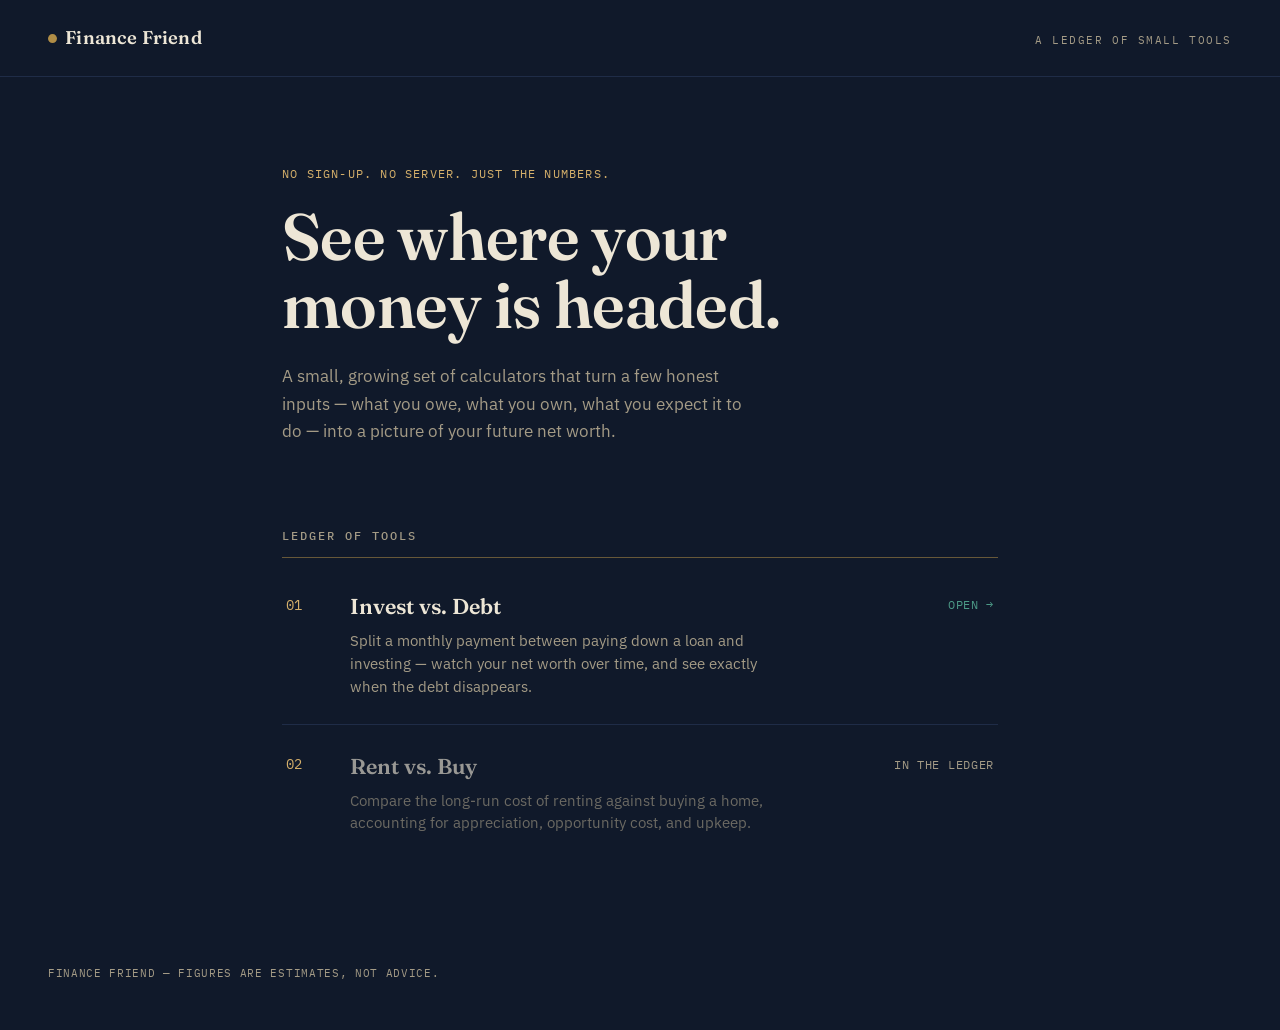
<file: index.html>
<!doctype html>
<html lang="en">
<head>
<meta charset="UTF-8" />
<meta name="viewport" content="width=device-width, initial-scale=1.0" />
<title>Finance Friend</title>
<meta name="description" content="Small, honest tools for seeing where your money is headed." />
<link rel="icon" href="data:image/svg+xml,<svg xmlns=%22http://www.w3.org/2000/svg%22 viewBox=%220 0 100 100%22><circle cx=%2250%22 cy=%2250%22 r=%2245%22 fill=%22%23b08d46%22/></svg>" />
<link rel="stylesheet" href="assets/css/shared.css" />
<link rel="stylesheet" href="assets/css/index.css" />
</head>
<body>

<header class="ff-header">
  <span class="ff-wordmark">Finance Friend</span>
  <span class="ff-header-tag">A ledger of small tools</span>
</header>

<main class="hub">
  <section class="hero">
    <p class="hero-eyebrow">No sign-up. No server. Just the numbers.</p>
    <h1 class="hero-title">See where your<br />money is headed.</h1>
    <p class="hero-sub">
      A small, growing set of calculators that turn a few honest inputs —
      what you owe, what you own, what you expect it to do — into a picture
      of your future net worth.
    </p>
  </section>

  <section class="ledger-index" aria-label="Available tools">
    <div class="ledger-index-heading">
      <h2>Ledger of Tools</h2>
      <hr class="hairline hairline--brass" />
    </div>

    <a class="ledger-entry" href="InvestVsDebt/index.html">
      <span class="entry-no">01</span>
      <span class="entry-body">
        <span class="entry-title">Invest vs. Debt</span>
        <span class="entry-desc">
          Split a monthly payment between paying down a loan and investing —
          watch your net worth over time, and see exactly when the debt
          disappears.
        </span>
      </span>
      <span class="entry-status entry-status--open">Open →</span>
    </a>

    <hr class="hairline" />

    <a class="ledger-entry ledger-entry--soon" href="RentVsBuy/index.html">
      <span class="entry-no">02</span>
      <span class="entry-body">
        <span class="entry-title">Rent vs. Buy</span>
        <span class="entry-desc">
          Compare the long-run cost of renting against buying a home,
          accounting for appreciation, opportunity cost, and upkeep.
        </span>
      </span>
      <span class="entry-status">In the ledger</span>
    </a>
  </section>
</main>

<footer class="ff-footer">Finance Friend — figures are estimates, not advice.</footer>

</body>
</html>
</file>
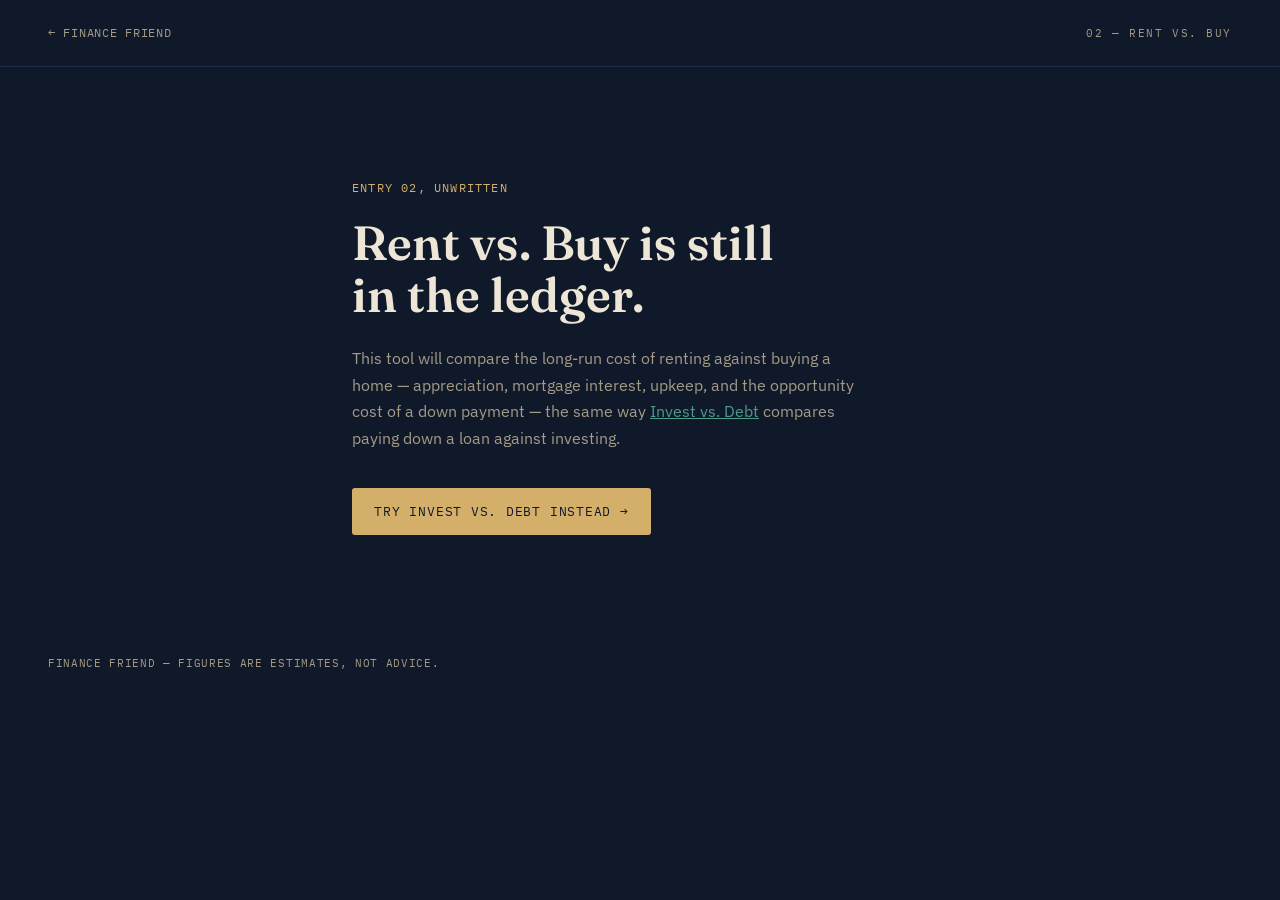
<file: RentVsBuy/index.html>
<!doctype html>
<html lang="en">
<head>
<meta charset="UTF-8" />
<meta name="viewport" content="width=device-width, initial-scale=1.0" />
<title>Rent vs. Buy — Finance Friend</title>
<link rel="icon" href="data:image/svg+xml,<svg xmlns=%22http://www.w3.org/2000/svg%22 viewBox=%220 0 100 100%22><circle cx=%2250%22 cy=%2250%22 r=%2245%22 fill=%22%23b08d46%22/></svg>" />
<link rel="stylesheet" href="../assets/css/shared.css" />
<link rel="stylesheet" href="../assets/css/soon.css" />
</head>
<body>

<header class="ff-header">
  <a class="ff-back" href="../index.html">← Finance Friend</a>
  <span class="ff-header-tag">02 — Rent vs. Buy</span>
</header>

<main class="soon">
  <p class="soon-eyebrow">Entry 02, unwritten</p>
  <h1>Rent vs. Buy is still<br />in the ledger.</h1>
  <p class="soon-sub">
    This tool will compare the long-run cost of renting against buying a
    home — appreciation, mortgage interest, upkeep, and the opportunity
    cost of a down payment — the same way <a href="../InvestVsDebt/index.html">Invest vs. Debt</a>
    compares paying down a loan against investing.
  </p>
  <a class="soon-cta" href="../InvestVsDebt/index.html">Try Invest vs. Debt instead →</a>
</main>

<footer class="ff-footer">Finance Friend — figures are estimates, not advice.</footer>

</body>
</html>
</file>
<file: assets/css/shared.css>
/* ==========================================================================
   Finance Friend — shared tokens & ledger design system
   ========================================================================== */

@import url('https://fonts.googleapis.com/css2?family=Fraunces:ital,opsz,wght@0,9..144,300;0,9..144,400;0,9..144,600;0,9..144,700;0,9..144,900;1,9..144,500&family=IBM+Plex+Sans:wght@400;500;600&family=IBM+Plex+Mono:wght@400;500;600&display=swap');

:root {
  /* -- color: ink (dark, primary ground) -- */
  --ink: #10192a;
  --ink-2: #182238;
  --ink-3: #1f2c47;

  /* -- color: paper (ledger surface) -- */
  --paper: #f2ecdd;
  --paper-2: #e8e0cc;

  /* -- color: text -- */
  --text-on-ink: #ede6d6;
  --text-on-ink-dim: #a49b86;
  --text-on-paper: #1b2430;
  --text-on-paper-dim: #6b6552;

  /* -- color: semantic (debt / growth / net) -- */
  --debt: #9a3b34;
  --debt-soft: #c2695f;
  --growth: #1f6f5c;
  --growth-soft: #4c9a87;
  --brass: #b08d46;
  --brass-bright: #d4af6a;

  /* -- type -- */
  --font-display: 'Fraunces', 'Iowan Old Style', ui-serif, serif;
  --font-body: 'IBM Plex Sans', -apple-system, 'Segoe UI', sans-serif;
  --font-mono: 'IBM Plex Mono', ui-monospace, 'SFMono-Regular', monospace;

  --radius: 3px;
}

* { box-sizing: border-box; }

html {
  scroll-behavior: smooth;
}

@media (prefers-reduced-motion: reduce) {
  html { scroll-behavior: auto; }
  *, *::before, *::after {
    animation-duration: 0.001ms !important;
    animation-iteration-count: 1 !important;
    transition-duration: 0.001ms !important;
  }
}

body {
  margin: 0;
  background: var(--ink);
  color: var(--text-on-ink);
  font-family: var(--font-body);
  font-size: 16px;
  line-height: 1.5;
  -webkit-font-smoothing: antialiased;
}

h1, h2, h3, h4 {
  font-family: var(--font-display);
  font-weight: 600;
  margin: 0;
  color: var(--text-on-ink);
}

a {
  color: inherit;
}

::selection {
  background: var(--brass);
  color: var(--ink);
}

:focus-visible {
  outline: 2px solid var(--brass-bright);
  outline-offset: 2px;
}

/* -- shared header -- */
.ff-header {
  display: flex;
  align-items: baseline;
  justify-content: space-between;
  gap: 1rem;
  padding: 1.5rem clamp(1.25rem, 4vw, 3rem);
  border-bottom: 1px solid var(--ink-3);
}

.ff-wordmark {
  font-family: var(--font-display);
  font-weight: 600;
  font-size: 1.15rem;
  letter-spacing: 0.01em;
  text-decoration: none;
  color: var(--text-on-ink);
  display: inline-flex;
  align-items: baseline;
  gap: 0.5rem;
}

.ff-wordmark::before {
  content: '';
  display: inline-block;
  width: 0.5em;
  height: 0.5em;
  background: var(--brass);
  border-radius: 50%;
  transform: translateY(-0.05em);
}

.ff-header-tag {
  font-family: var(--font-mono);
  font-size: 0.7rem;
  letter-spacing: 0.14em;
  text-transform: uppercase;
  color: var(--text-on-ink-dim);
}

.ff-back {
  font-family: var(--font-mono);
  font-size: 0.75rem;
  letter-spacing: 0.06em;
  text-transform: uppercase;
  text-decoration: none;
  color: var(--text-on-ink-dim);
  transition: color 0.15s ease;
}

.ff-back:hover { color: var(--brass-bright); }

/* -- ledger panel: the recurring "paper" surface -- */
.ledger-panel {
  background: var(--paper);
  color: var(--text-on-paper);
  border-radius: var(--radius);
  box-shadow: 0 1px 0 rgba(0, 0, 0, 0.25), 0 12px 32px -18px rgba(0, 0, 0, 0.55);
}

.hairline {
  border: none;
  border-top: 1px solid var(--ink-3);
  margin: 0;
}

.hairline--brass {
  border-top: 1px solid var(--brass);
  opacity: 0.55;
}

/* -- shared footer -- */
.ff-footer {
  padding: 2.5rem clamp(1.25rem, 4vw, 3rem) 3rem;
  font-family: var(--font-mono);
  font-size: 0.7rem;
  letter-spacing: 0.06em;
  color: var(--text-on-ink-dim);
  text-transform: uppercase;
}

/* -- form field primitives shared by tools -- */
.field {
  display: flex;
  flex-direction: column;
  gap: 0.35rem;
  margin-bottom: 1rem;
}

.field label {
  font-family: var(--font-mono);
  font-size: 0.72rem;
  letter-spacing: 0.08em;
  text-transform: uppercase;
  color: var(--text-on-paper-dim);
}

.field .field-input-row {
  display: flex;
  align-items: center;
  border-bottom: 1.5px solid var(--text-on-paper);
  padding-bottom: 0.25rem;
  transition: border-color 0.15s ease;
}

.field .field-input-row:focus-within {
  border-color: var(--brass);
}

.field .prefix,
.field .suffix {
  font-family: var(--font-mono);
  font-size: 0.95rem;
  color: var(--text-on-paper-dim);
}

.field input[type='number'],
.field input[type='text'] {
  flex: 1;
  border: none;
  background: transparent;
  font-family: var(--font-mono);
  font-size: 1.05rem;
  font-variant-numeric: tabular-nums;
  color: var(--text-on-paper);
  padding: 0.15rem 0.35rem;
  min-width: 0;
}

.field input:focus {
  outline: none;
}

.field input[type='number']::-webkit-outer-spin-button,
.field input[type='number']::-webkit-inner-spin-button {
  -webkit-appearance: none;
  margin: 0;
}
.field input[type='number'] {
  -moz-appearance: textfield;
}

.group-heading {
  font-family: var(--font-mono);
  font-size: 0.72rem;
  letter-spacing: 0.12em;
  text-transform: uppercase;
  margin: 0 0 0.85rem;
  padding-bottom: 0.5rem;
  border-bottom: 1px solid currentColor;
  display: flex;
  align-items: center;
  gap: 0.5rem;
}

.group-heading .dot {
  width: 0.55em;
  height: 0.55em;
  border-radius: 50%;
  background: currentColor;
  flex-shrink: 0;
}

.group--debt { color: var(--debt); }
.group--growth { color: var(--growth); }
</file>
<file: assets/css/index.css>
.hub {
  max-width: 780px;
  margin: 0 auto;
  padding: clamp(2.5rem, 8vw, 5.5rem) clamp(1.25rem, 4vw, 2rem) 4rem;
}

.hero-eyebrow {
  font-family: var(--font-mono);
  font-size: 0.75rem;
  letter-spacing: 0.1em;
  text-transform: uppercase;
  color: var(--brass-bright);
  margin: 0 0 1.25rem;
}

.hero-title {
  font-size: clamp(2.4rem, 6.5vw, 4.1rem);
  line-height: 1.04;
  letter-spacing: -0.01em;
  font-weight: 600;
  max-width: 14ch;
}

.hero-sub {
  margin: 1.5rem 0 0;
  max-width: 46ch;
  color: var(--text-on-ink-dim);
  font-size: 1.05rem;
  line-height: 1.65;
}

.ledger-index {
  margin-top: clamp(3rem, 8vw, 5rem);
}

.ledger-index-heading h2 {
  font-family: var(--font-mono);
  font-size: 0.78rem;
  letter-spacing: 0.16em;
  text-transform: uppercase;
  font-weight: 500;
  color: var(--text-on-ink-dim);
  margin-bottom: 0.75rem;
}

.ledger-index-heading .hairline--brass {
  margin-bottom: 0.5rem;
}

.ledger-entry {
  display: grid;
  grid-template-columns: 2.75rem 1fr auto;
  align-items: start;
  gap: 1.25rem;
  padding: 1.6rem 0.25rem;
  text-decoration: none;
  color: var(--text-on-ink);
  transition: background 0.18s ease;
  border-radius: var(--radius);
}

.ledger-entry:hover {
  background: var(--ink-2);
}

.entry-no {
  font-family: var(--font-mono);
  font-size: 0.85rem;
  color: var(--brass-bright);
  padding-top: 0.2rem;
}

.entry-body {
  display: flex;
  flex-direction: column;
  gap: 0.4rem;
}

.entry-title {
  font-family: var(--font-display);
  font-size: 1.35rem;
  font-weight: 600;
}

.entry-desc {
  color: var(--text-on-ink-dim);
  font-size: 0.92rem;
  line-height: 1.55;
  max-width: 46ch;
}

.entry-status {
  font-family: var(--font-mono);
  font-size: 0.72rem;
  letter-spacing: 0.06em;
  text-transform: uppercase;
  color: var(--text-on-ink-dim);
  padding-top: 0.3rem;
  white-space: nowrap;
}

.entry-status--open {
  color: var(--growth-soft);
}

.ledger-entry--soon {
  cursor: default;
}

.ledger-entry--soon .entry-title,
.ledger-entry--soon .entry-desc {
  opacity: 0.62;
}

.ledger-entry--soon:hover {
  background: none;
}
</file>
<file: assets/css/soon.css>
.soon {
  max-width: 640px;
  margin: 0 auto;
  padding: clamp(3.5rem, 12vw, 7rem) clamp(1.25rem, 4vw, 2rem) 5rem;
}

.soon-eyebrow {
  font-family: var(--font-mono);
  font-size: 0.75rem;
  letter-spacing: 0.1em;
  text-transform: uppercase;
  color: var(--brass-bright);
  margin: 0 0 1.25rem;
}

.soon h1 {
  font-size: clamp(2rem, 5.5vw, 3rem);
  line-height: 1.08;
  font-weight: 600;
}

.soon-sub {
  margin: 1.5rem 0 2.25rem;
  max-width: 52ch;
  color: var(--text-on-ink-dim);
  font-size: 1.02rem;
  line-height: 1.65;
}

.soon-sub a {
  color: var(--growth-soft);
  text-decoration-color: currentColor;
}

.soon-cta {
  display: inline-block;
  font-family: var(--font-mono);
  font-size: 0.8rem;
  letter-spacing: 0.06em;
  text-transform: uppercase;
  text-decoration: none;
  color: var(--ink);
  background: var(--brass-bright);
  padding: 0.85rem 1.4rem;
  border-radius: var(--radius);
  transition: background 0.15s ease;
}

.soon-cta:hover {
  background: var(--brass);
}
</file>
